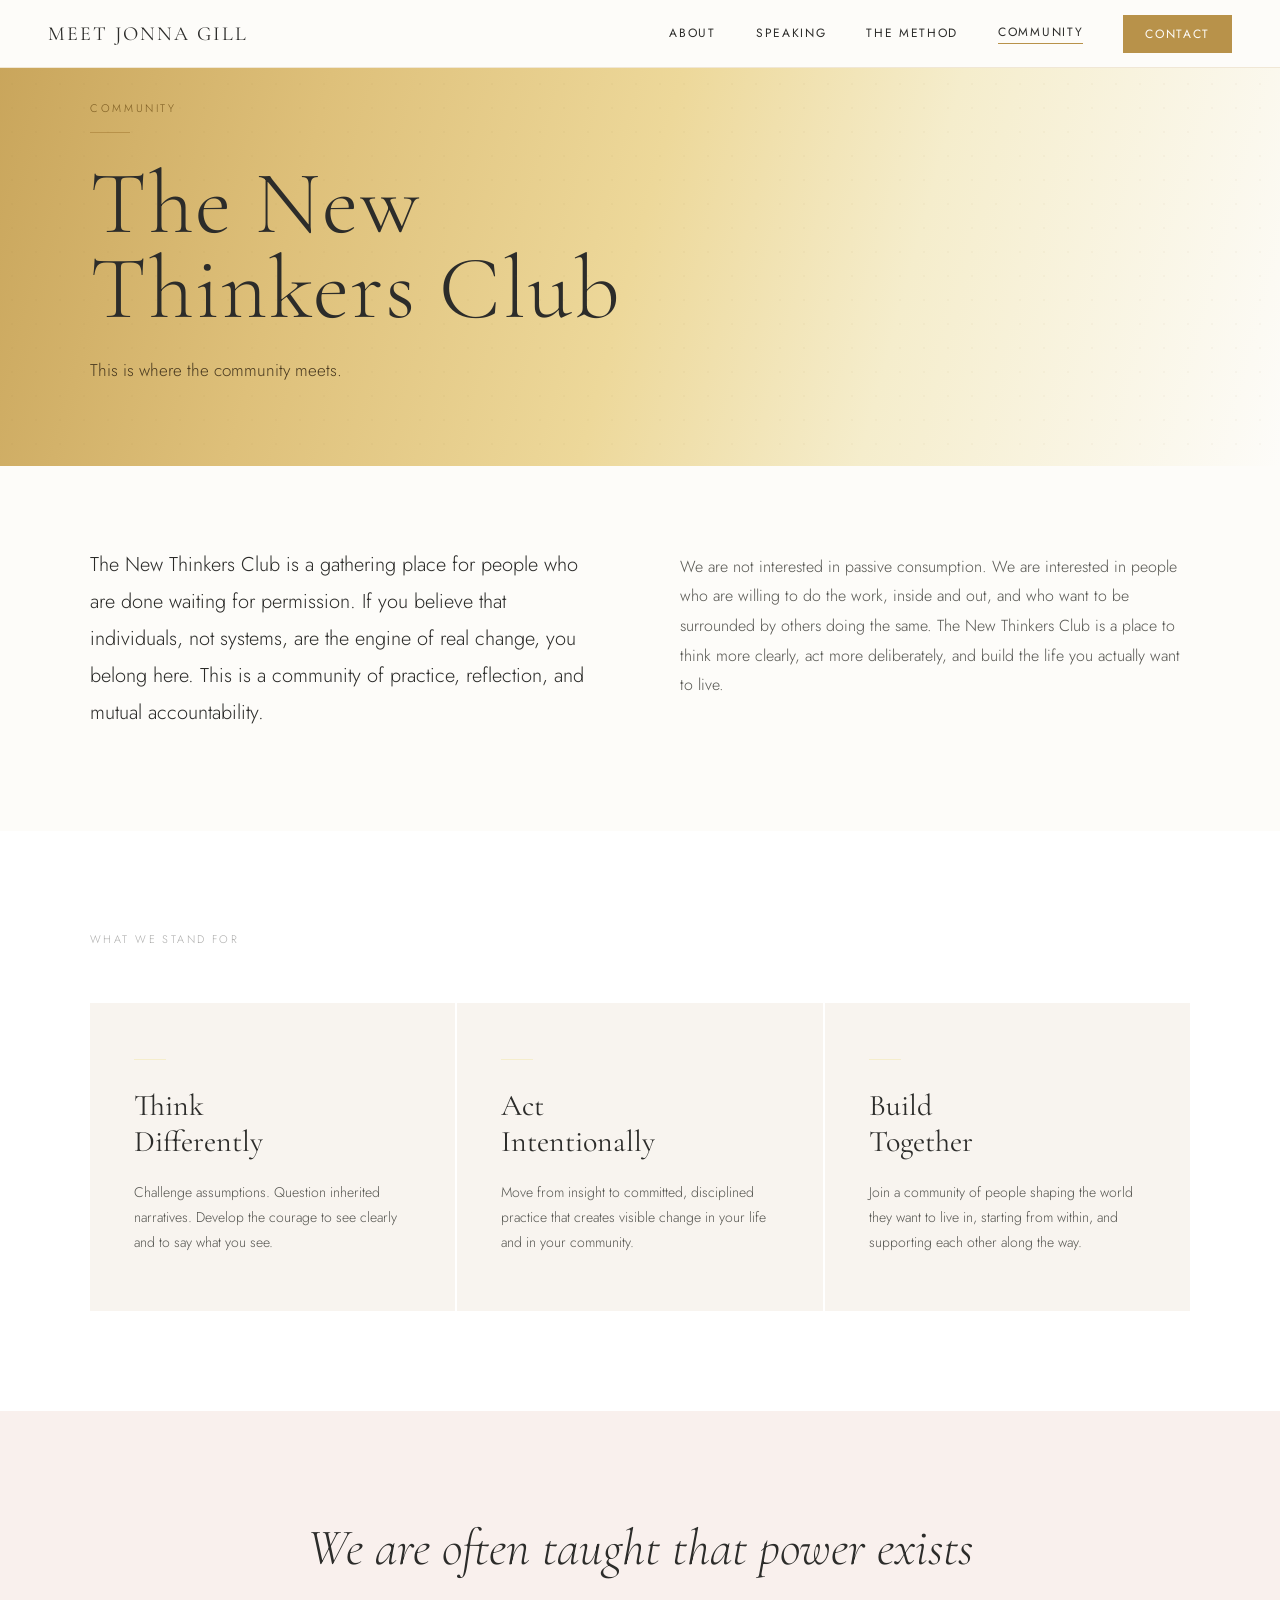
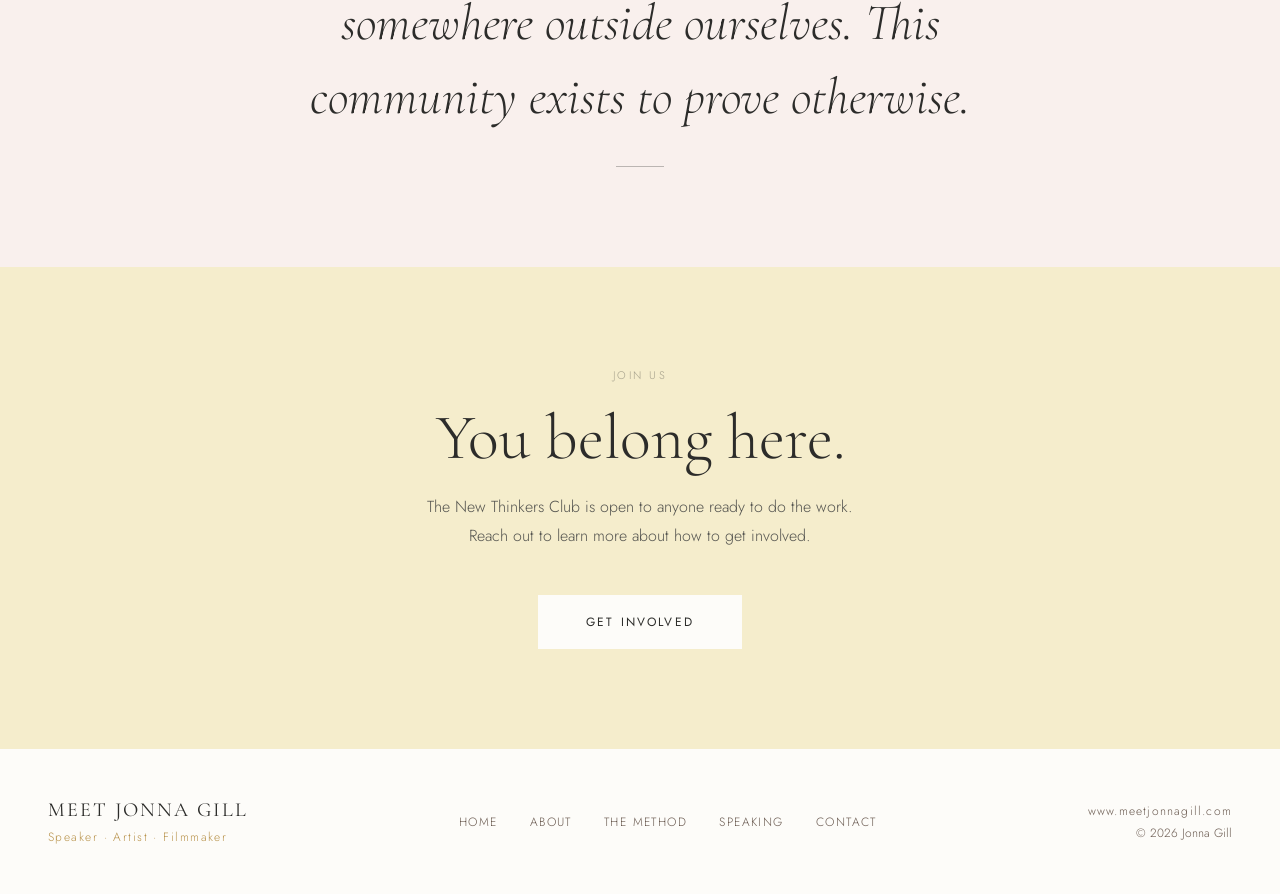
<file: community.html>
<!DOCTYPE html>
<html lang="en">
<head>
<meta charset="utf-8">
<title>The New Thinkers Club — Jonna Gill</title>
  <meta name="viewport" content="width=device-width, initial-scale=1" />
    <link rel="preconnect" href="https://fonts.googleapis.com" />
  <link rel="preconnect" href="https://fonts.gstatic.com" crossorigin="anonymous" />
  <link href="https://fonts.googleapis.com/css2?family=Cormorant+Garamond:ital,wght@0,300;0,400;0,500;1,300;1,400&family=Jost:wght@300;400;500&display=swap" rel="stylesheet" />
  <style>
    *, *::before, *::after { box-sizing: border-box; margin: 0; padding: 0; }
    body { background: #FDFCF9; color: #2C2C2A; font-family: 'Jost', sans-serif; font-weight: 300; -webkit-font-smoothing: antialiased; }
    a { color: #2C2C2A; text-decoration: none; }
    a:hover { color: #6B5E4A; }
  </style>
<style>
/* ── Responsive overrides ── */

/* Nav mobile */
@media (max-width: 900px) {
  .nav-links { display: none !important; }
  .nav-links.open {
    display: flex !important;
    flex-direction: column;
    position: fixed;
    top: 68px; left: 0; right: 0;
    background: #FAFAF8;
    padding: 32px 32px;
    gap: 24px;
    border-bottom: 1px solid rgba(17,17,16,0.1);
    z-index: 99;
    box-shadow: 0 8px 32px rgba(17,17,16,0.08);
  }
  .nav-links.open a {
    font-size: 15px !important;
    letter-spacing: 0.12em;
    border: none !important;
    padding: 0 !important;
  }
  .nav-hamburger { display: flex !important; }
  nav { padding: 0 24px !important; }
}
@media (min-width: 901px) {
  .nav-hamburger { display: none !important; }
}

/* Hero split grid */
@media (max-width: 900px) {
  .hero-grid {
    grid-template-columns: 1fr !important;
    min-height: auto !important;
  }
  .hero-photo {
    height: 55vw !important;
    min-height: 280px;
    max-height: 480px;
    position: relative !important;
  }
  .hero-text {
    padding: 48px 28px 56px !important;
  }
}

/* 2-col grids */
@media (max-width: 860px) {
  .grid-2col {
    grid-template-columns: 1fr !important;
    gap: 40px !important;
  }
  .grid-2col .sticky-photo {
    position: relative !important;
    top: auto !important;
    aspect-ratio: 4/3 !important;
  }
}

/* 3-col grids */
@media (max-width: 860px) {
  .grid-3col {
    grid-template-columns: 1fr !important;
    gap: 2px !important;
  }
}

/* Section padding */
@media (max-width: 768px) {
  .site-section {
    padding-left: 24px !important;
    padding-right: 24px !important;
    padding-top: 64px !important;
    padding-bottom: 64px !important;
  }
  .site-section-inner {
    max-width: 100% !important;
    padding: 0 !important;
  }
}

/* Page header */
@media (max-width: 768px) {
  .page-header {
    padding: 108px 24px 48px !important;
  }
}

/* Footer */
@media (max-width: 768px) {
  .site-footer {
    flex-direction: column !important;
    gap: 28px !important;
    text-align: center !important;
    padding: 48px 24px !important;
  }
  .site-footer > div:last-child {
    text-align: center !important;
  }
  .footer-links {
    flex-wrap: wrap !important;
    justify-content: center !important;
    gap: 16px 24px !important;
  }
}

/* Quote sections */
@media (max-width: 768px) {
  .site-quote { padding: 56px 24px !important; }
}

/* Method pillars grid */
@media (max-width: 768px) {
  .pillars-row {
    grid-template-columns: 48px 1fr !important;
    gap: 16px !important;
  }
  .pillars-row .pillar-desc { display: none; }
}

/* Contact form */
@media (max-width: 768px) {
  .contact-grid {
    grid-template-columns: 1fr !important;
    gap: 40px !important;
  }
}

/* Speaking topics grid */
@media (max-width: 768px) {
  .topics-grid {
    grid-template-columns: 1fr !important;
  }
  .topics-grid > div {
    border-right: none !important;
    padding-left: 0 !important;
    padding-right: 0 !important;
  }
}

/* General font size safety */
@media (max-width: 480px) {
  body { font-size: 15px; }
}

*,*::before,*::after{box-sizing:border-box}body{margin:0}a{color:#2C2C2A;text-decoration:none}a:hover{color:#B8924A}
</style>
</head>
<body>
<nav style="position:fixed;top:0;left:0;right:0;z-index:100;background:#FDFCF9;border-bottom:1px solid rgba(184,146,74,0.2);display:flex;align-items:center;justify-content:space-between;padding:0 48px;height:68px;font-family:'Jost',sans-serif;" id="site-nav">
  <a href="index.html" style="font-family:'Cormorant Garamond',serif;font-size:20px;font-weight:400;letter-spacing:0.1em;text-transform:uppercase;color:#2C2C2A;text-decoration:none;">Meet Jonna Gill</a>
  <div class="nav-links" style="display:flex;gap:40px;align-items:center;">
    <a href="about.html" style="font-size:12px;letter-spacing:0.14em;text-transform:uppercase;font-weight:400;border-bottom:none;padding-bottom:2px;color:#2C2C2A;text-decoration:none;">About</a>
    <a href="speaking.html" style="font-size:12px;letter-spacing:0.14em;text-transform:uppercase;font-weight:400;border-bottom:none;padding-bottom:2px;color:#2C2C2A;text-decoration:none;">Speaking</a>
    <a href="method.html" style="font-size:12px;letter-spacing:0.14em;text-transform:uppercase;font-weight:400;border-bottom:none;padding-bottom:2px;color:#2C2C2A;text-decoration:none;">The Method</a>
    <a href="community.html" style="font-size:12px;letter-spacing:0.14em;text-transform:uppercase;font-weight:400;border-bottom:1px solid #B8924A;padding-bottom:2px;color:#2C2C2A;text-decoration:none;">Community</a>
    <a href="contact.html" style="font-size:12px;letter-spacing:0.14em;text-transform:uppercase;font-weight:400;background:#B8924A;color:#FDFCF9;padding:10px 22px;text-decoration:none;">Contact</a>
  </div>
  <button class="nav-hamburger" id="nav-hamburger" style="display:none;flex-direction:column;gap:5px;background:none;border:none;cursor:pointer;padding:8px;" aria-label="Menu">
    <span id="hb1" style="display:block;width:24px;height:1.5px;background:#2C2C2A;transition:transform .3s,opacity .3s;"></span>
    <span id="hb2" style="display:block;width:24px;height:1.5px;background:#2C2C2A;transition:transform .3s,opacity .3s;"></span>
    <span id="hb3" style="display:block;width:24px;height:1.5px;background:#2C2C2A;transition:transform .3s,opacity .3s;"></span>
  </button>
</nav>
<!-- PAGE HEADER -->
<section class="page-header" style="background: linear-gradient(105deg, #C8A45A 0%, #DEC07A 25%, #EDD89A 50%, #F5EDCC 70%, #FDFCF9 100%); padding: 100px 72px 80px; min-height: 380px; display: flex; align-items: center; position: relative; overflow: hidden;">
  <div style="position: absolute; inset: 0; opacity: 0.04; background-image: radial-gradient(#8A6A30 1px, transparent 1px); background-size: 24px 24px; pointer-events: none;"></div>
  <div style="max-width: 1100px; margin: 0 auto; width: 100%;">
    <p style="font-size: 11px; letter-spacing: 0.24em; text-transform: uppercase; color: #7A5A20; margin-bottom: 16px; font-family: 'Jost', sans-serif;">Community</p>
    <div style="width: 40px; height: 1px; background: #B8924A; margin-bottom: 28px;"></div>
    <h1 style="font-family: 'Cormorant Garamond', serif; font-size: clamp(48px, 7vw, 96px); font-weight: 300; line-height: 0.95; letter-spacing: 0.02em; color: #2C2C2A; margin-bottom: 24px;">The New<br />Thinkers Club</h1>
    <p style="font-size: 17px; line-height: 1.8; color: #4A3A20; font-weight: 300; max-width: 560px;">This is where the community meets.</p>
  </div>
</section>

<!-- INTRO -->
<section style="background: #FDFCF9; padding: 80px 48px 100px;">
  <div class="grid-2col" style="max-width: 1100px; margin: 0 auto; display: grid; grid-template-columns: 1fr 1fr; gap: 80px;">
    <p style="font-size: 20px; line-height: 1.85; color: #2A2A28; font-weight: 300;">
      The New Thinkers Club is a gathering place for people who are done waiting for permission. If you believe that individuals, not systems, are the engine of real change, you belong here. This is a community of practice, reflection, and mutual accountability.
    </p>
    <p style="font-size: 16px; line-height: 1.85; color: #555550; font-weight: 300; padding-top: 6px;">
      We are not interested in passive consumption. We are interested in people who are willing to do the work, inside and out, and who want to be surrounded by others doing the same. The New Thinkers Club is a place to think more clearly, act more deliberately, and build the life you actually want to live.
    </p>
  </div>
</section>

<!-- THREE PILLARS -->
<section style="background: #FFFFFF; padding: 100px 48px;">
  <div style="max-width: 1100px; margin: 0 auto;">
    <p style="font-size: 11px; letter-spacing: 0.22em; text-transform: uppercase; color: rgba(44,44,42,0.4); margin-bottom: 56px;">What We Stand For</p>
    <div class="fx-stagger grid-3col" style="display: grid; grid-template-columns: repeat(3, 1fr); gap: 2px;">
      <div style="background: #F8F4EF; padding: 56px 44px;">
        <div style="width: 32px; height: 1px; background: #F5EDCC; margin-bottom: 28px;"></div>
        <p style="font-family: 'Cormorant Garamond', serif; font-size: 30px; font-weight: 400; line-height: 1.2; margin-bottom: 20px;">Think<br />Differently</p>
        <p style="font-size: 14px; line-height: 1.8; color: #555550; font-weight: 300;">Challenge assumptions. Question inherited narratives. Develop the courage to see clearly and to say what you see.</p>
      </div>
      <div style="background: #F8F4EF; padding: 56px 44px;">
        <div style="width: 32px; height: 1px; background: #F5EDCC; margin-bottom: 28px;"></div>
        <p style="font-family: 'Cormorant Garamond', serif; font-size: 30px; font-weight: 400; line-height: 1.2; margin-bottom: 20px;">Act<br />Intentionally</p>
        <p style="font-size: 14px; line-height: 1.8; color: #555550; font-weight: 300;">Move from insight to committed, disciplined practice that creates visible change in your life and in your community.</p>
      </div>
      <div style="background: #F8F4EF; padding: 56px 44px;">
        <div style="width: 32px; height: 1px; background: #F5EDCC; margin-bottom: 28px;"></div>
        <p style="font-family: 'Cormorant Garamond', serif; font-size: 30px; font-weight: 400; line-height: 1.2; margin-bottom: 20px;">Build<br />Together</p>
        <p style="font-size: 14px; line-height: 1.8; color: #555550; font-weight: 300;">Join a community of people shaping the world they want to live in, starting from within, and supporting each other along the way.</p>
      </div>
    </div>
  </div>
</section>

<!-- MANIFESTO QUOTE -->
<section style="background: #F9F0ED; padding: 100px 48px; text-align: center;">
  <div style="max-width: 800px; margin: 0 auto;">
    <p style="font-family: 'Cormorant Garamond', serif; font-size: clamp(28px, 4vw, 52px); font-weight: 300; font-style: italic; line-height: 1.45; color: #2C2C2A; margin-bottom: 32px;">
      We are often taught that power exists somewhere outside ourselves. This community exists to prove otherwise.
    </p>
    <div style="width: 48px; height: 1px; background: rgba(44,44,42,0.3); margin: 0 auto;"></div>
  </div>
</section>

<!-- JOIN CTA -->
<section style="background: #F5EDCC; padding: 100px 48px; text-align: center;">
  <p style="font-size: 11px; letter-spacing: 0.22em; text-transform: uppercase; color: rgba(44,44,42,0.4); margin-bottom: 20px; font-family: 'Jost', sans-serif;">Join Us</p>
  <h2 style="font-family: 'Cormorant Garamond', serif; font-size: clamp(40px, 5vw, 72px); font-weight: 300; color: #2C2C2A; margin-bottom: 20px; line-height: 1.1;">You belong here.</h2>
  <p style="font-size: 16px; line-height: 1.8; color: #555550; margin-bottom: 44px; font-family: 'Jost', sans-serif; font-weight: 300; max-width: 460px; margin-left: auto; margin-right: auto;">The New Thinkers Club is open to anyone ready to do the work. Reach out to learn more about how to get involved.</p>
  <a href="contact.html" class="fx-btn-inv" style="display: inline-block; background: #FDFCF9; color: #2C2C2A; font-size: 12px; letter-spacing: 0.18em; text-transform: uppercase; padding: 18px 48px; font-weight: 400; font-family: 'Jost', sans-serif;">Get Involved</a>
</section>

<!-- FOOTER -->
<footer class="site-footer" style="background: #FDFCF9; color: #6A5A50; padding: 48px; display: flex; align-items: center; justify-content: space-between; border-top: 1px solid rgba(250,250,248,0.08); font-family: 'Jost', sans-serif;">
  <div>
    <p style="font-family: 'Cormorant Garamond', serif; font-size: 20px; font-weight: 400; letter-spacing: 0.1em; text-transform: uppercase; color: #2C2C2A; margin-bottom: 6px;">Meet Jonna Gill</p>
    <p style="font-size: 12px; letter-spacing: 0.12em; color: #B8924A;">Speaker · Artist · Filmmaker</p>
  </div>
  <div class="footer-links" style="display: flex; gap: 32px;">
    <a href="index.html" style="font-size: 12px; letter-spacing: 0.12em; text-transform: uppercase; color: #6A5A50;">Home</a>
    <a href="about.html" style="font-size: 12px; letter-spacing: 0.12em; text-transform: uppercase; color: #6A5A50;">About</a>
    <a href="method.html" style="font-size: 12px; letter-spacing: 0.12em; text-transform: uppercase; color: #6A5A50;">The Method</a>
    <a href="speaking.html" style="font-size: 12px; letter-spacing: 0.12em; text-transform: uppercase; color: #6A5A50;">Speaking</a>
    <a href="contact.html" style="font-size: 12px; letter-spacing: 0.12em; text-transform: uppercase; color: #6A5A50;">Contact</a>
  </div>
  <div style="text-align: right; font-size: 12px;">
    <p style="letter-spacing: 0.1em;">www.meetjonnagill.com</p>
    <p style="margin-top: 4px;" style="color:#9A8070">© 2026 Jonna Gill</p>
  </div>
</footer>
<script>
(function(){
  var btn=document.getElementById('nav-hamburger'),links=document.querySelector('.nav-links'),h1=document.getElementById('hb1'),h2=document.getElementById('hb2'),h3=document.getElementById('hb3');
  if(btn&&links){var o=false;btn.addEventListener('click',function(){o=!o;links.classList.toggle('open',o);if(o){h1.style.transform='translateY(6.5px) rotate(45deg)';h2.style.opacity='0';h3.style.transform='translateY(-6.5px) rotate(-45deg)';}else{h1.style.transform='';h2.style.opacity='1';h3.style.transform='';}});links.querySelectorAll('a').forEach(function(a){a.addEventListener('click',function(){o=false;links.classList.remove('open');h1.style.transform='';h2.style.opacity='1';h3.style.transform='';});});}
  var els=document.querySelectorAll('.fx-reveal');
  els.forEach(function(el){el.style.opacity='0';var d=el.dataset.dir||'up';if(d==='up')el.style.transform='translateY(36px)';if(d==='left')el.style.transform='translateX(-36px)';if(d==='right')el.style.transform='translateX(36px)';el.style.transition='opacity .9s cubic-bezier(.22,.68,0,1.1),transform .9s cubic-bezier(.22,.68,0,1.1)';el.style.transitionDelay=(el.dataset.delay||'0')+'ms';});
  var io=new IntersectionObserver(function(entries){entries.forEach(function(e){if(e.isIntersecting){e.target.style.opacity='1';e.target.style.transform='translate(0,0)';io.unobserve(e.target);}});},{threshold:0.1});
  els.forEach(function(el){io.observe(el);});
  document.querySelectorAll('.fx-stagger').forEach(function(p){Array.prototype.slice.call(p.children).forEach(function(c,i){c.style.opacity='0';c.style.transform='translateY(28px)';c.style.transition='opacity .75s cubic-bezier(.22,.68,0,1.1),transform .75s cubic-bezier(.22,.68,0,1.1)';c.style.transitionDelay=(i*120)+'ms';io.observe(c);});});
  var pImgs=document.querySelectorAll('.fx-parallax');
  pImgs.forEach(function(img){img.style.height='115%';img.style.width='100%';img.style.top='-7%';img.style.left='0';img.style.position='absolute';img.style.objectFit='cover';img.style.willChange='transform';});
  var ticking=false;
  function updateP(){pImgs.forEach(function(img){var c=img.parentElement;if(!c)return;var r=c.getBoundingClientRect();var prog=(window.innerHeight/2-(r.top+r.height/2))/window.innerHeight;img.style.transform='translateY('+(prog*0.25*260)+'px)';});ticking=false;}
  if(pImgs.length){window.addEventListener('scroll',function(){if(!ticking){requestAnimationFrame(updateP);ticking=true;}},{passive:true});updateP();}
  var nav=document.getElementById('site-nav');
  if(nav)window.addEventListener('scroll',function(){nav.style.boxShadow=window.scrollY>20?'0 2px 24px rgba(44,44,42,.07)':'none';},{passive:true});
  if(!document.getElementById('_fx')){var st=document.createElement('style');st.id='_fx';st.textContent='.fx-card{transition:transform .35s,box-shadow .35s}.fx-card:hover{transform:translateY(-7px);box-shadow:0 16px 48px rgba(44,44,42,.1)}.gold-btn{background:#B8924A;color:#FDFCF9;font-size:12px;letter-spacing:.18em;text-transform:uppercase;padding:16px 40px;font-weight:400;display:inline-block;transition:background .3s;text-decoration:none}.gold-btn:hover{background:#9A7A3A;color:#FDFCF9}.outline-btn{border:1px solid #B8924A;color:#B8924A;font-size:12px;letter-spacing:.18em;text-transform:uppercase;padding:16px 40px;font-weight:400;display:inline-block;transition:all .3s;text-decoration:none}.outline-btn:hover{background:#B8924A;color:#FDFCF9}.gold-line{height:1px;background:#B8924A;opacity:.5}.section-label{font-size:11px;letter-spacing:.24em;text-transform:uppercase;color:#B8924A;margin-bottom:16px}';document.head.appendChild(st);}
})();
</script>
</body>
</html>
</file>
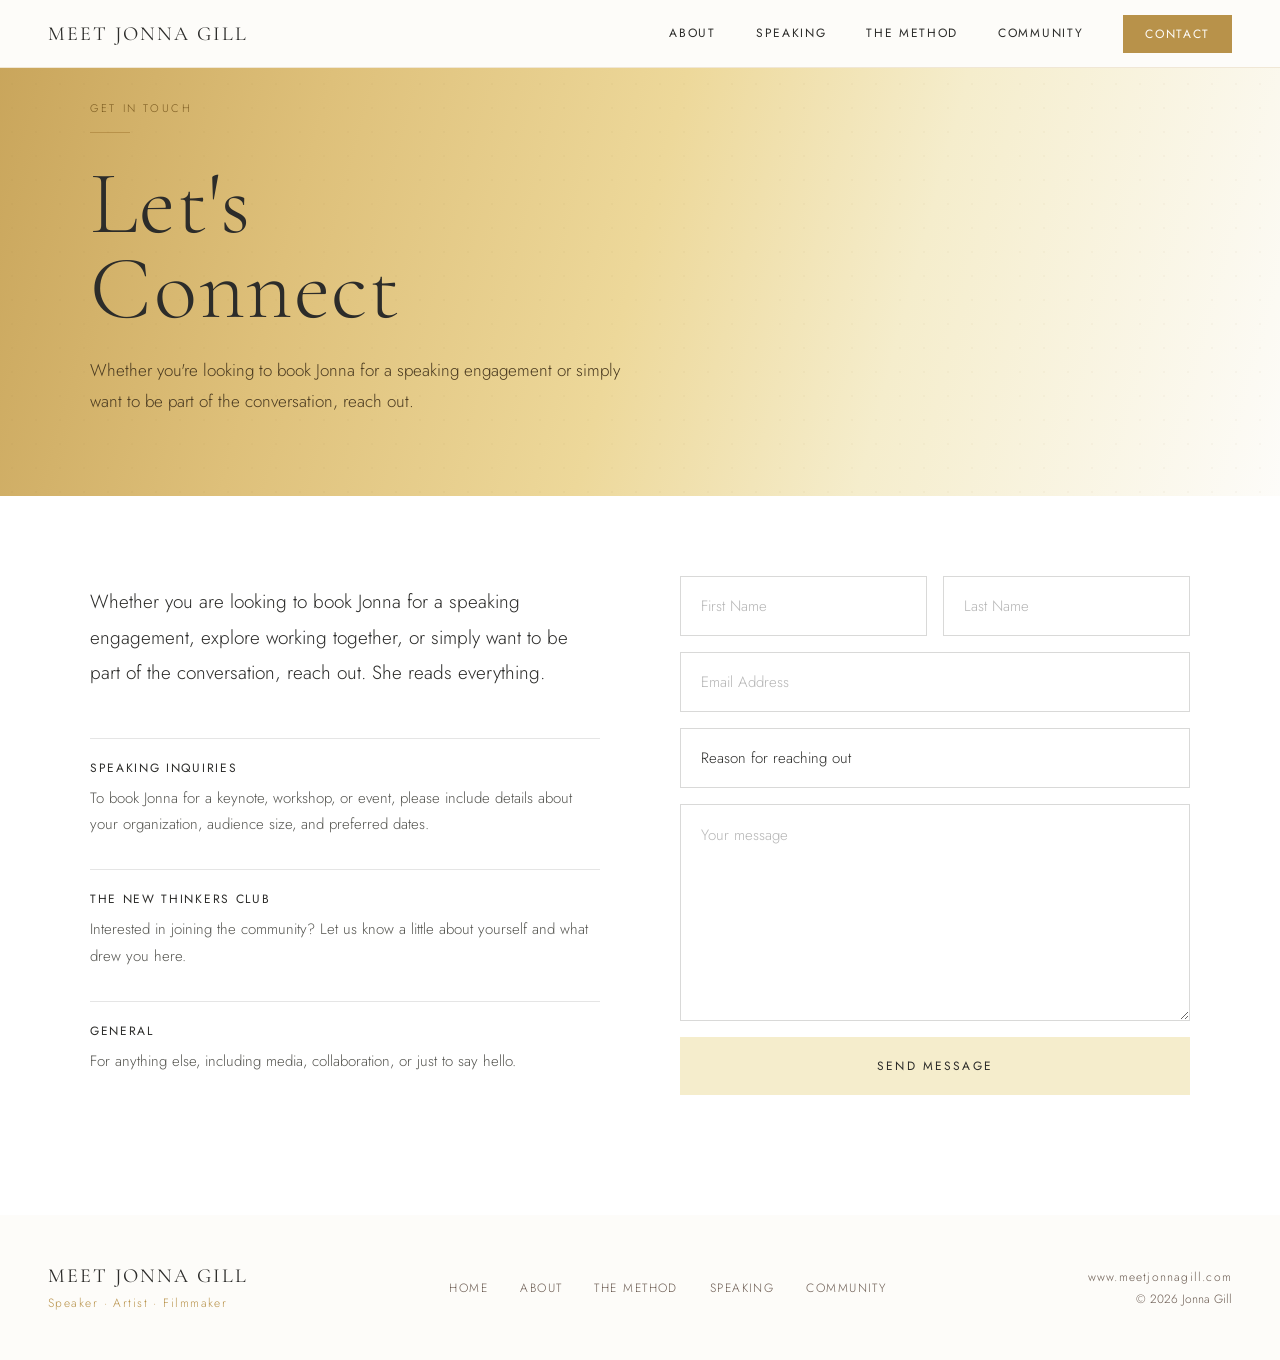
<file: contact.html>
<!DOCTYPE html>
<html lang="en">
<head>
<meta charset="utf-8">
<title>Contact — Jonna Gill</title>
  <meta name="viewport" content="width=device-width, initial-scale=1" />
    <link rel="preconnect" href="https://fonts.googleapis.com" />
  <link rel="preconnect" href="https://fonts.gstatic.com" crossorigin="anonymous" />
  <link href="https://fonts.googleapis.com/css2?family=Cormorant+Garamond:ital,wght@0,300;0,400;0,500;1,300;1,400&family=Jost:wght@300;400;500&display=swap" rel="stylesheet" />
  <style>
    *, *::before, *::after { box-sizing: border-box; margin: 0; padding: 0; }
    body { background: #FDFCF9; color: #2C2C2A; font-family: 'Jost', sans-serif; font-weight: 300; -webkit-font-smoothing: antialiased; }
    a { color: #2C2C2A; text-decoration: none; }
    a:hover { color: #6B5E4A; }
    input, textarea, select { font-family: 'Jost', sans-serif; }
    input:focus, textarea:focus { outline: 1px solid #2C2C2A; }
    input::placeholder, textarea::placeholder { color: rgba(44,44,42,0.35); }
  </style>
<style>
/* ── Responsive overrides ── */

/* Nav mobile */
@media (max-width: 900px) {
  .nav-links { display: none !important; }
  .nav-links.open {
    display: flex !important;
    flex-direction: column;
    position: fixed;
    top: 68px; left: 0; right: 0;
    background: #FAFAF8;
    padding: 32px 32px;
    gap: 24px;
    border-bottom: 1px solid rgba(17,17,16,0.1);
    z-index: 99;
    box-shadow: 0 8px 32px rgba(17,17,16,0.08);
  }
  .nav-links.open a {
    font-size: 15px !important;
    letter-spacing: 0.12em;
    border: none !important;
    padding: 0 !important;
  }
  .nav-hamburger { display: flex !important; }
  nav { padding: 0 24px !important; }
}
@media (min-width: 901px) {
  .nav-hamburger { display: none !important; }
}

/* Hero split grid */
@media (max-width: 900px) {
  .hero-grid {
    grid-template-columns: 1fr !important;
    min-height: auto !important;
  }
  .hero-photo {
    height: 55vw !important;
    min-height: 280px;
    max-height: 480px;
    position: relative !important;
  }
  .hero-text {
    padding: 48px 28px 56px !important;
  }
}

/* 2-col grids */
@media (max-width: 860px) {
  .grid-2col {
    grid-template-columns: 1fr !important;
    gap: 40px !important;
  }
  .grid-2col .sticky-photo {
    position: relative !important;
    top: auto !important;
    aspect-ratio: 4/3 !important;
  }
}

/* 3-col grids */
@media (max-width: 860px) {
  .grid-3col {
    grid-template-columns: 1fr !important;
    gap: 2px !important;
  }
}

/* Section padding */
@media (max-width: 768px) {
  .site-section {
    padding-left: 24px !important;
    padding-right: 24px !important;
    padding-top: 64px !important;
    padding-bottom: 64px !important;
  }
  .site-section-inner {
    max-width: 100% !important;
    padding: 0 !important;
  }
}

/* Page header */
@media (max-width: 768px) {
  .page-header {
    padding: 108px 24px 48px !important;
  }
}

/* Footer */
@media (max-width: 768px) {
  .site-footer {
    flex-direction: column !important;
    gap: 28px !important;
    text-align: center !important;
    padding: 48px 24px !important;
  }
  .site-footer > div:last-child {
    text-align: center !important;
  }
  .footer-links {
    flex-wrap: wrap !important;
    justify-content: center !important;
    gap: 16px 24px !important;
  }
}

/* Quote sections */
@media (max-width: 768px) {
  .site-quote { padding: 56px 24px !important; }
}

/* Method pillars grid */
@media (max-width: 768px) {
  .pillars-row {
    grid-template-columns: 48px 1fr !important;
    gap: 16px !important;
  }
  .pillars-row .pillar-desc { display: none; }
}

/* Contact form */
@media (max-width: 768px) {
  .contact-grid {
    grid-template-columns: 1fr !important;
    gap: 40px !important;
  }
}

/* Speaking topics grid */
@media (max-width: 768px) {
  .topics-grid {
    grid-template-columns: 1fr !important;
  }
  .topics-grid > div {
    border-right: none !important;
    padding-left: 0 !important;
    padding-right: 0 !important;
  }
}

/* General font size safety */
@media (max-width: 480px) {
  body { font-size: 15px; }
}

*,*::before,*::after{box-sizing:border-box}body{margin:0}a{color:#2C2C2A;text-decoration:none}a:hover{color:#B8924A}
</style>
</head>
<body>
<nav style="position:fixed;top:0;left:0;right:0;z-index:100;background:#FDFCF9;border-bottom:1px solid rgba(184,146,74,0.2);display:flex;align-items:center;justify-content:space-between;padding:0 48px;height:68px;font-family:'Jost',sans-serif;" id="site-nav">
  <a href="index.html" style="font-family:'Cormorant Garamond',serif;font-size:20px;font-weight:400;letter-spacing:0.1em;text-transform:uppercase;color:#2C2C2A;text-decoration:none;">Meet Jonna Gill</a>
  <div class="nav-links" style="display:flex;gap:40px;align-items:center;">
    <a href="about.html" style="font-size:12px;letter-spacing:0.14em;text-transform:uppercase;font-weight:400;border-bottom:none;padding-bottom:2px;color:#2C2C2A;text-decoration:none;">About</a>
    <a href="speaking.html" style="font-size:12px;letter-spacing:0.14em;text-transform:uppercase;font-weight:400;border-bottom:none;padding-bottom:2px;color:#2C2C2A;text-decoration:none;">Speaking</a>
    <a href="method.html" style="font-size:12px;letter-spacing:0.14em;text-transform:uppercase;font-weight:400;border-bottom:none;padding-bottom:2px;color:#2C2C2A;text-decoration:none;">The Method</a>
    <a href="community.html" style="font-size:12px;letter-spacing:0.14em;text-transform:uppercase;font-weight:400;border-bottom:none;padding-bottom:2px;color:#2C2C2A;text-decoration:none;">Community</a>
    <a href="contact.html" style="font-size:12px;letter-spacing:0.14em;text-transform:uppercase;font-weight:400;background:#B8924A;color:#FDFCF9;padding:10px 22px;text-decoration:none;">Contact</a>
  </div>
  <button class="nav-hamburger" id="nav-hamburger" style="display:none;flex-direction:column;gap:5px;background:none;border:none;cursor:pointer;padding:8px;" aria-label="Menu">
    <span id="hb1" style="display:block;width:24px;height:1.5px;background:#2C2C2A;transition:transform .3s,opacity .3s;"></span>
    <span id="hb2" style="display:block;width:24px;height:1.5px;background:#2C2C2A;transition:transform .3s,opacity .3s;"></span>
    <span id="hb3" style="display:block;width:24px;height:1.5px;background:#2C2C2A;transition:transform .3s,opacity .3s;"></span>
  </button>
</nav>
<!-- PAGE HEADER -->
<section class="page-header" style="background: linear-gradient(105deg, #C8A45A 0%, #DEC07A 25%, #EDD89A 50%, #F5EDCC 70%, #FDFCF9 100%); padding: 100px 72px 80px; min-height: 380px; display: flex; align-items: center; position: relative; overflow: hidden;">
  <div style="position: absolute; inset: 0; opacity: 0.04; background-image: radial-gradient(#8A6A30 1px, transparent 1px); background-size: 24px 24px; pointer-events: none;"></div>
  <div style="max-width: 1100px; margin: 0 auto; width: 100%;">
    <p style="font-size: 11px; letter-spacing: 0.24em; text-transform: uppercase; color: #7A5A20; margin-bottom: 16px; font-family: 'Jost', sans-serif;">Get in Touch</p>
    <div style="width: 40px; height: 1px; background: #B8924A; margin-bottom: 28px;"></div>
    <h1 style="font-family: 'Cormorant Garamond', serif; font-size: clamp(48px, 7vw, 96px); font-weight: 300; line-height: 0.95; letter-spacing: 0.02em; color: #2C2C2A; margin-bottom: 24px;">Let's<br />Connect</h1>
    <p style="font-size: 17px; line-height: 1.8; color: #4A3A20; font-weight: 300; max-width: 560px;">Whether you're looking to book Jonna for a speaking engagement or simply want to be part of the conversation, reach out.</p>
  </div>
</section>

<!-- CONTACT LAYOUT -->
<section style="background: #FFFFFF; padding: 80px 48px 120px;">
  <div class="contact-grid" style="max-width: 1100px; margin: 0 auto; display: grid; grid-template-columns: 1fr 1fr; gap: 80px; align-items: start;">

    <!-- Left: context -->
    <div style="display: flex; flex-direction: column; gap: 48px; padding-top: 8px;">
      <p style="font-size: 19px; line-height: 1.85; color: #2A2A28; font-weight: 300;">
        Whether you are looking to book Jonna for a speaking engagement, explore working together, or simply want to be part of the conversation, reach out. She reads everything.
      </p>

      <div style="display: flex; flex-direction: column; gap: 32px;">
        <div>
          <div style="height: 1px; background: rgba(44,44,42,0.12); margin-bottom: 20px;"></div>
          <p style="font-size: 12px; letter-spacing: 0.14em; text-transform: uppercase; margin-bottom: 8px; font-weight: 400;">Speaking Inquiries</p>
          <p style="font-size: 15px; line-height: 1.75; color: #555550; font-weight: 300;">To book Jonna for a keynote, workshop, or event, please include details about your organization, audience size, and preferred dates.</p>
        </div>
        <div>
          <div style="height: 1px; background: rgba(44,44,42,0.12); margin-bottom: 20px;"></div>
          <p style="font-size: 12px; letter-spacing: 0.14em; text-transform: uppercase; margin-bottom: 8px; font-weight: 400;">The New Thinkers Club</p>
          <p style="font-size: 15px; line-height: 1.75; color: #555550; font-weight: 300;">Interested in joining the community? Let us know a little about yourself and what drew you here.</p>
        </div>
        <div>
          <div style="height: 1px; background: rgba(44,44,42,0.12); margin-bottom: 20px;"></div>
          <p style="font-size: 12px; letter-spacing: 0.14em; text-transform: uppercase; margin-bottom: 8px; font-weight: 400;">General</p>
          <p style="font-size: 15px; line-height: 1.75; color: #555550; font-weight: 300;">For anything else, including media, collaboration, or just to say hello.</p>
        </div>
      </div>
    </div>

    <!-- Right: form -->
    <div style="display: flex; flex-direction: column; gap: 16px;">
      <div style="display: grid; grid-template-columns: 1fr 1fr; gap: 16px;">
        <input type="text" placeholder="First Name" style="
          padding: 18px 20px;
          border: 1px solid rgba(44,44,42,0.18);
          background: transparent;
          font-size: 15px;
          font-weight: 300;
          color: #2C2C2A;
          width: 100%;
        " />
        <input type="text" placeholder="Last Name" style="
          padding: 18px 20px;
          border: 1px solid rgba(44,44,42,0.18);
          background: transparent;
          font-size: 15px;
          font-weight: 300;
          color: #2C2C2A;
          width: 100%;
        " />
      </div>
      <input type="email" placeholder="Email Address" style="
        padding: 18px 20px;
        border: 1px solid rgba(44,44,42,0.18);
        background: transparent;
        font-size: 15px;
        font-weight: 300;
        color: #2C2C2A;
        width: 100%;
      " />
      <select style="
        padding: 18px 20px;
        border: 1px solid rgba(44,44,42,0.18);
        background: transparent;
        font-size: 15px;
        font-weight: 300;
        color: #2C2C2A;
        width: 100%;
        appearance: none;
        cursor: pointer;
      ">
        <option value="" disabled selected style="color: rgba(44,44,42,0.35);">Reason for reaching out</option>
        <option>Speaking Inquiry</option>
        <option>Workshop or Retreat</option>
        <option>Private Consulting</option>
        <option>The New Thinkers Club</option>
        <option>Media or Press</option>
        <option>General</option>
      </select>
      <textarea placeholder="Your message" rows="7" style="
        padding: 18px 20px;
        border: 1px solid rgba(44,44,42,0.18);
        background: transparent;
        font-size: 15px;
        font-weight: 300;
        color: #2C2C2A;
        width: 100%;
        resize: vertical;
        line-height: 1.7;
      "></textarea>
      <button style="
        width: 100%;
        background: #F5EDCC;
        color: #2C2C2A;
        border: none;
        font-size: 12px;
        letter-spacing: 0.18em;
        text-transform: uppercase;
        padding: 20px;
        cursor: pointer; font-weight: 400; font-family: 'Jost', sans-serif;" class="fx-btn">Send Message</button>
    </div>

  </div>
</section>

<!-- FOOTER -->
<footer class="site-footer" style="background: #FDFCF9; color: #6A5A50; padding: 48px; display: flex; align-items: center; justify-content: space-between; border-top: 1px solid rgba(250,250,248,0.08); font-family: 'Jost', sans-serif;">
  <div>
    <p style="font-family: 'Cormorant Garamond', serif; font-size: 20px; font-weight: 400; letter-spacing: 0.1em; text-transform: uppercase; color: #2C2C2A; margin-bottom: 6px;">Meet Jonna Gill</p>
    <p style="font-size: 12px; letter-spacing: 0.12em; color: #B8924A;">Speaker · Artist · Filmmaker</p>
  </div>
  <div class="footer-links" style="display: flex; gap: 32px;">
    <a href="index.html" style="font-size: 12px; letter-spacing: 0.12em; text-transform: uppercase; color: #6A5A50;">Home</a>
    <a href="about.html" style="font-size: 12px; letter-spacing: 0.12em; text-transform: uppercase; color: #6A5A50;">About</a>
    <a href="method.html" style="font-size: 12px; letter-spacing: 0.12em; text-transform: uppercase; color: #6A5A50;">The Method</a>
    <a href="speaking.html" style="font-size: 12px; letter-spacing: 0.12em; text-transform: uppercase; color: #6A5A50;">Speaking</a>
    <a href="community.html" style="font-size: 12px; letter-spacing: 0.12em; text-transform: uppercase; color: #6A5A50;">Community</a>
  </div>
  <div style="text-align: right; font-size: 12px;">
    <p style="letter-spacing: 0.1em;">www.meetjonnagill.com</p>
    <p style="margin-top: 4px;" style="color:#9A8070">© 2026 Jonna Gill</p>
  </div>
</footer>
<script>
(function(){
  var btn=document.getElementById('nav-hamburger'),links=document.querySelector('.nav-links'),h1=document.getElementById('hb1'),h2=document.getElementById('hb2'),h3=document.getElementById('hb3');
  if(btn&&links){var o=false;btn.addEventListener('click',function(){o=!o;links.classList.toggle('open',o);if(o){h1.style.transform='translateY(6.5px) rotate(45deg)';h2.style.opacity='0';h3.style.transform='translateY(-6.5px) rotate(-45deg)';}else{h1.style.transform='';h2.style.opacity='1';h3.style.transform='';}});links.querySelectorAll('a').forEach(function(a){a.addEventListener('click',function(){o=false;links.classList.remove('open');h1.style.transform='';h2.style.opacity='1';h3.style.transform='';});});}
  var els=document.querySelectorAll('.fx-reveal');
  els.forEach(function(el){el.style.opacity='0';var d=el.dataset.dir||'up';if(d==='up')el.style.transform='translateY(36px)';if(d==='left')el.style.transform='translateX(-36px)';if(d==='right')el.style.transform='translateX(36px)';el.style.transition='opacity .9s cubic-bezier(.22,.68,0,1.1),transform .9s cubic-bezier(.22,.68,0,1.1)';el.style.transitionDelay=(el.dataset.delay||'0')+'ms';});
  var io=new IntersectionObserver(function(entries){entries.forEach(function(e){if(e.isIntersecting){e.target.style.opacity='1';e.target.style.transform='translate(0,0)';io.unobserve(e.target);}});},{threshold:0.1});
  els.forEach(function(el){io.observe(el);});
  document.querySelectorAll('.fx-stagger').forEach(function(p){Array.prototype.slice.call(p.children).forEach(function(c,i){c.style.opacity='0';c.style.transform='translateY(28px)';c.style.transition='opacity .75s cubic-bezier(.22,.68,0,1.1),transform .75s cubic-bezier(.22,.68,0,1.1)';c.style.transitionDelay=(i*120)+'ms';io.observe(c);});});
  var pImgs=document.querySelectorAll('.fx-parallax');
  pImgs.forEach(function(img){img.style.height='115%';img.style.width='100%';img.style.top='-7%';img.style.left='0';img.style.position='absolute';img.style.objectFit='cover';img.style.willChange='transform';});
  var ticking=false;
  function updateP(){pImgs.forEach(function(img){var c=img.parentElement;if(!c)return;var r=c.getBoundingClientRect();var prog=(window.innerHeight/2-(r.top+r.height/2))/window.innerHeight;img.style.transform='translateY('+(prog*0.25*260)+'px)';});ticking=false;}
  if(pImgs.length){window.addEventListener('scroll',function(){if(!ticking){requestAnimationFrame(updateP);ticking=true;}},{passive:true});updateP();}
  var nav=document.getElementById('site-nav');
  if(nav)window.addEventListener('scroll',function(){nav.style.boxShadow=window.scrollY>20?'0 2px 24px rgba(44,44,42,.07)':'none';},{passive:true});
  if(!document.getElementById('_fx')){var st=document.createElement('style');st.id='_fx';st.textContent='.fx-card{transition:transform .35s,box-shadow .35s}.fx-card:hover{transform:translateY(-7px);box-shadow:0 16px 48px rgba(44,44,42,.1)}.gold-btn{background:#B8924A;color:#FDFCF9;font-size:12px;letter-spacing:.18em;text-transform:uppercase;padding:16px 40px;font-weight:400;display:inline-block;transition:background .3s;text-decoration:none}.gold-btn:hover{background:#9A7A3A;color:#FDFCF9}.outline-btn{border:1px solid #B8924A;color:#B8924A;font-size:12px;letter-spacing:.18em;text-transform:uppercase;padding:16px 40px;font-weight:400;display:inline-block;transition:all .3s;text-decoration:none}.outline-btn:hover{background:#B8924A;color:#FDFCF9}.gold-line{height:1px;background:#B8924A;opacity:.5}.section-label{font-size:11px;letter-spacing:.24em;text-transform:uppercase;color:#B8924A;margin-bottom:16px}';document.head.appendChild(st);}
})();
</script>
</body>
</html>
</file>
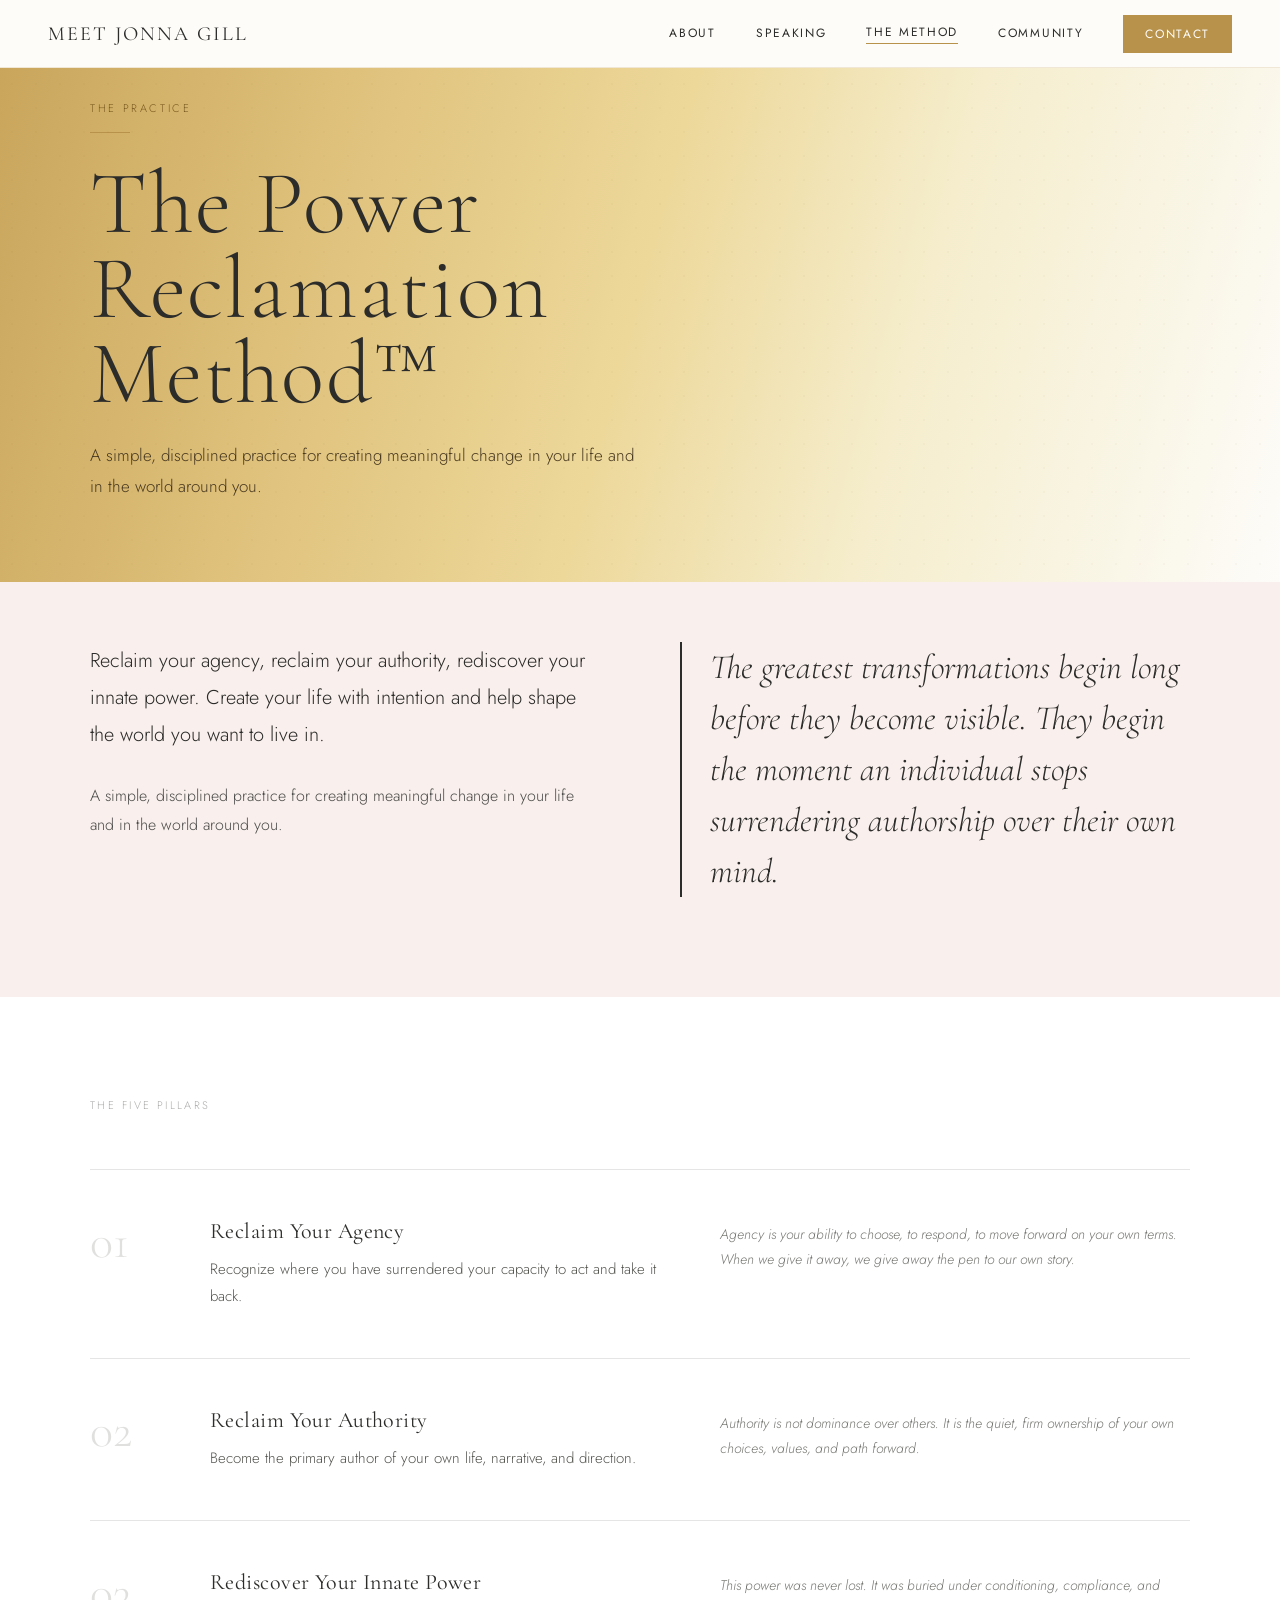
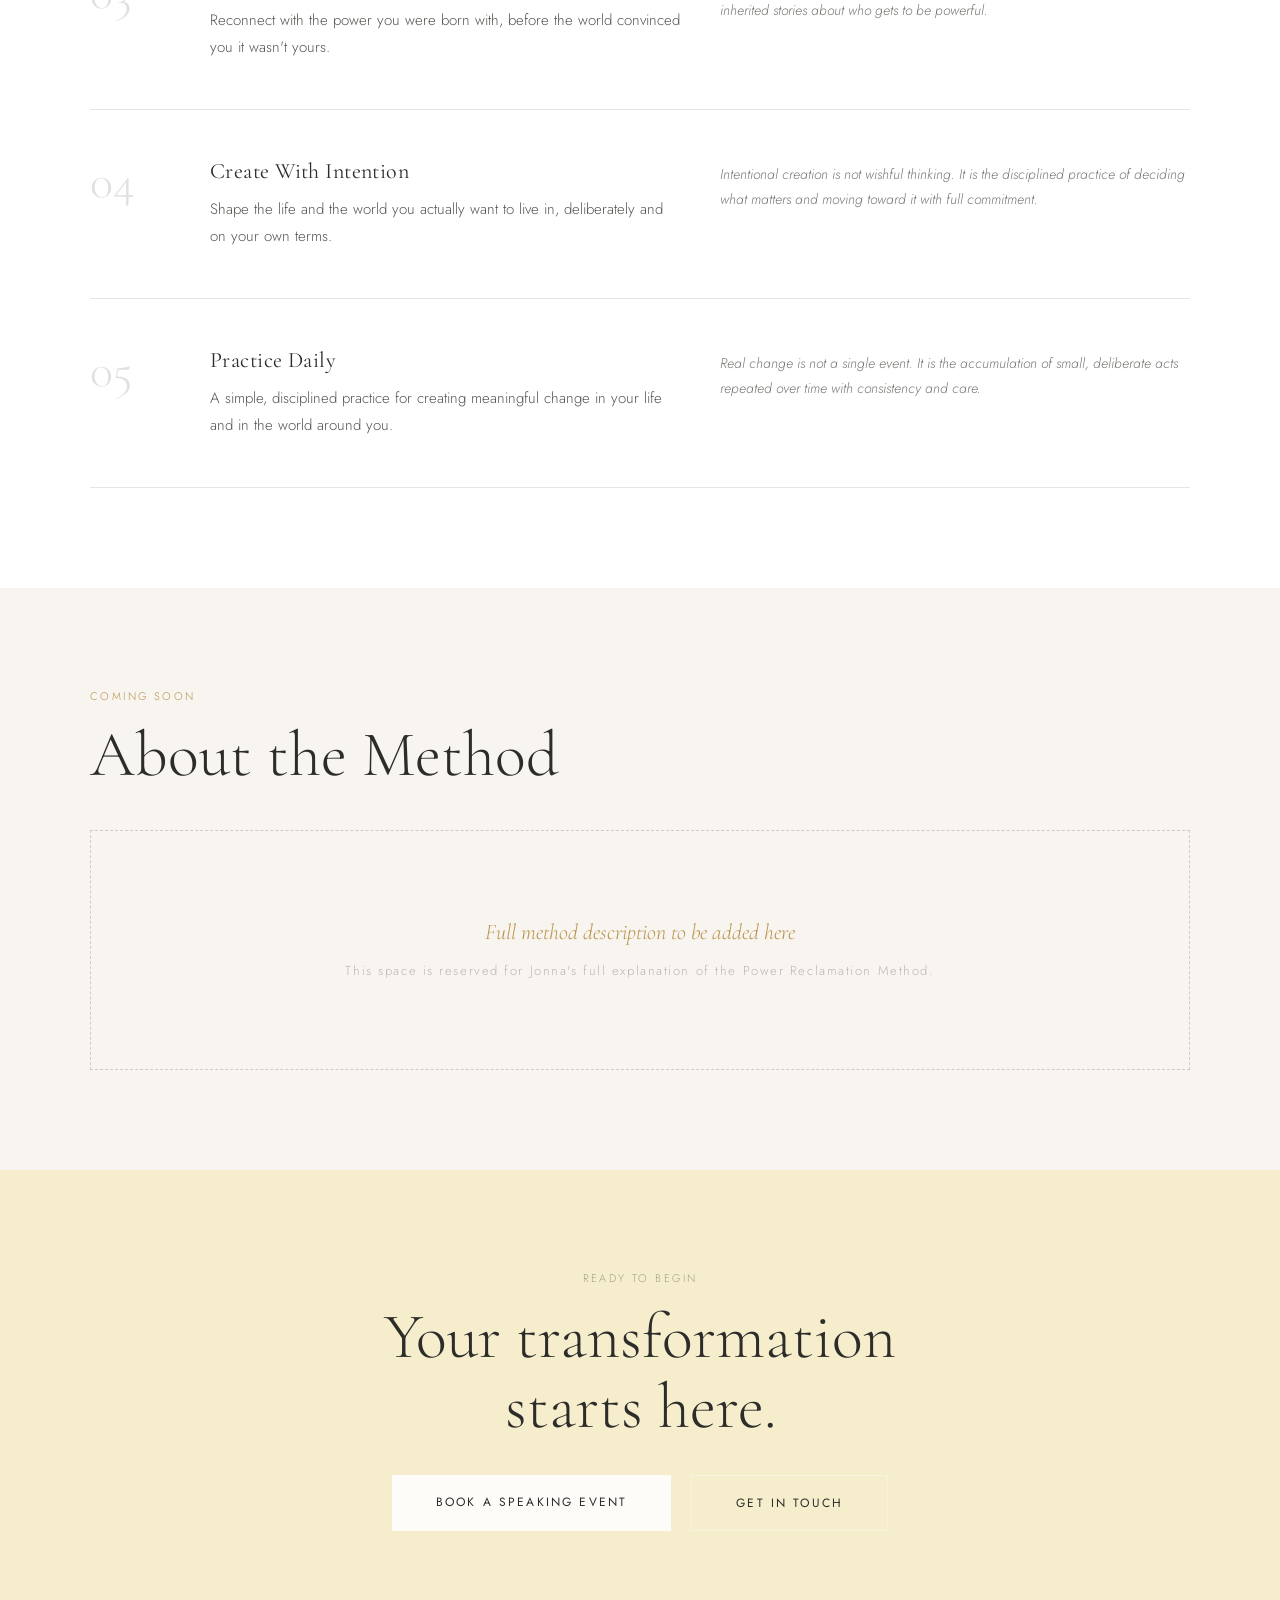
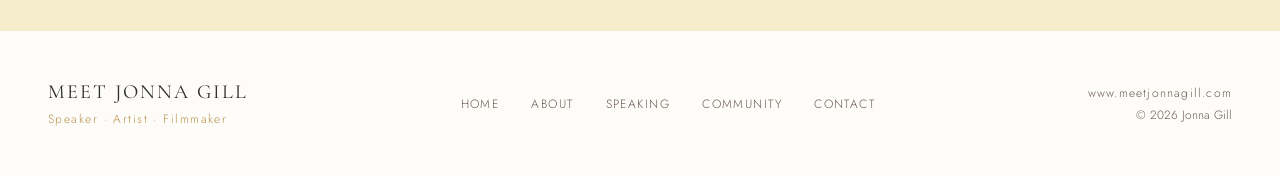
<file: method.html>
<!DOCTYPE html>
<html lang="en">
<head>
<meta charset="utf-8">
<title>The Power Reclamation Method — Jonna Gill</title>
  <meta name="viewport" content="width=device-width, initial-scale=1" />
    <link rel="preconnect" href="https://fonts.googleapis.com" />
  <link rel="preconnect" href="https://fonts.gstatic.com" crossorigin="anonymous" />
  <link href="https://fonts.googleapis.com/css2?family=Cormorant+Garamond:ital,wght@0,300;0,400;0,500;1,300;1,400&family=Jost:wght@300;400;500&display=swap" rel="stylesheet" />
  <style>
    *, *::before, *::after { box-sizing: border-box; margin: 0; padding: 0; }
    body { background: #FDFCF9; color: #2C2C2A; font-family: 'Jost', sans-serif; font-weight: 300; -webkit-font-smoothing: antialiased; }
    a { color: #2C2C2A; text-decoration: none; }
    a:hover { color: #6B5E4A; }
  </style>
<style>
/* ── Responsive overrides ── */

/* Nav mobile */
@media (max-width: 900px) {
  .nav-links { display: none !important; }
  .nav-links.open {
    display: flex !important;
    flex-direction: column;
    position: fixed;
    top: 68px; left: 0; right: 0;
    background: #FAFAF8;
    padding: 32px 32px;
    gap: 24px;
    border-bottom: 1px solid rgba(17,17,16,0.1);
    z-index: 99;
    box-shadow: 0 8px 32px rgba(17,17,16,0.08);
  }
  .nav-links.open a {
    font-size: 15px !important;
    letter-spacing: 0.12em;
    border: none !important;
    padding: 0 !important;
  }
  .nav-hamburger { display: flex !important; }
  nav { padding: 0 24px !important; }
}
@media (min-width: 901px) {
  .nav-hamburger { display: none !important; }
}

/* Hero split grid */
@media (max-width: 900px) {
  .hero-grid {
    grid-template-columns: 1fr !important;
    min-height: auto !important;
  }
  .hero-photo {
    height: 55vw !important;
    min-height: 280px;
    max-height: 480px;
    position: relative !important;
  }
  .hero-text {
    padding: 48px 28px 56px !important;
  }
}

/* 2-col grids */
@media (max-width: 860px) {
  .grid-2col {
    grid-template-columns: 1fr !important;
    gap: 40px !important;
  }
  .grid-2col .sticky-photo {
    position: relative !important;
    top: auto !important;
    aspect-ratio: 4/3 !important;
  }
}

/* 3-col grids */
@media (max-width: 860px) {
  .grid-3col {
    grid-template-columns: 1fr !important;
    gap: 2px !important;
  }
}

/* Section padding */
@media (max-width: 768px) {
  .site-section {
    padding-left: 24px !important;
    padding-right: 24px !important;
    padding-top: 64px !important;
    padding-bottom: 64px !important;
  }
  .site-section-inner {
    max-width: 100% !important;
    padding: 0 !important;
  }
}

/* Page header */
@media (max-width: 768px) {
  .page-header {
    padding: 108px 24px 48px !important;
  }
}

/* Footer */
@media (max-width: 768px) {
  .site-footer {
    flex-direction: column !important;
    gap: 28px !important;
    text-align: center !important;
    padding: 48px 24px !important;
  }
  .site-footer > div:last-child {
    text-align: center !important;
  }
  .footer-links {
    flex-wrap: wrap !important;
    justify-content: center !important;
    gap: 16px 24px !important;
  }
}

/* Quote sections */
@media (max-width: 768px) {
  .site-quote { padding: 56px 24px !important; }
}

/* Method pillars grid */
@media (max-width: 768px) {
  .pillars-row {
    grid-template-columns: 48px 1fr !important;
    gap: 16px !important;
  }
  .pillars-row .pillar-desc { display: none; }
}

/* Contact form */
@media (max-width: 768px) {
  .contact-grid {
    grid-template-columns: 1fr !important;
    gap: 40px !important;
  }
}

/* Speaking topics grid */
@media (max-width: 768px) {
  .topics-grid {
    grid-template-columns: 1fr !important;
  }
  .topics-grid > div {
    border-right: none !important;
    padding-left: 0 !important;
    padding-right: 0 !important;
  }
}

/* General font size safety */
@media (max-width: 480px) {
  body { font-size: 15px; }
}

*,*::before,*::after{box-sizing:border-box}body{margin:0}a{color:#2C2C2A;text-decoration:none}a:hover{color:#B8924A}
</style>
</head>
<body>
<nav style="position:fixed;top:0;left:0;right:0;z-index:100;background:#FDFCF9;border-bottom:1px solid rgba(184,146,74,0.2);display:flex;align-items:center;justify-content:space-between;padding:0 48px;height:68px;font-family:'Jost',sans-serif;" id="site-nav">
  <a href="index.html" style="font-family:'Cormorant Garamond',serif;font-size:20px;font-weight:400;letter-spacing:0.1em;text-transform:uppercase;color:#2C2C2A;text-decoration:none;">Meet Jonna Gill</a>
  <div class="nav-links" style="display:flex;gap:40px;align-items:center;">
    <a href="about.html" style="font-size:12px;letter-spacing:0.14em;text-transform:uppercase;font-weight:400;border-bottom:none;padding-bottom:2px;color:#2C2C2A;text-decoration:none;">About</a>
    <a href="speaking.html" style="font-size:12px;letter-spacing:0.14em;text-transform:uppercase;font-weight:400;border-bottom:none;padding-bottom:2px;color:#2C2C2A;text-decoration:none;">Speaking</a>
    <a href="method.html" style="font-size:12px;letter-spacing:0.14em;text-transform:uppercase;font-weight:400;border-bottom:1px solid #B8924A;padding-bottom:2px;color:#2C2C2A;text-decoration:none;">The Method</a>
    <a href="community.html" style="font-size:12px;letter-spacing:0.14em;text-transform:uppercase;font-weight:400;border-bottom:none;padding-bottom:2px;color:#2C2C2A;text-decoration:none;">Community</a>
    <a href="contact.html" style="font-size:12px;letter-spacing:0.14em;text-transform:uppercase;font-weight:400;background:#B8924A;color:#FDFCF9;padding:10px 22px;text-decoration:none;">Contact</a>
  </div>
  <button class="nav-hamburger" id="nav-hamburger" style="display:none;flex-direction:column;gap:5px;background:none;border:none;cursor:pointer;padding:8px;" aria-label="Menu">
    <span id="hb1" style="display:block;width:24px;height:1.5px;background:#2C2C2A;transition:transform .3s,opacity .3s;"></span>
    <span id="hb2" style="display:block;width:24px;height:1.5px;background:#2C2C2A;transition:transform .3s,opacity .3s;"></span>
    <span id="hb3" style="display:block;width:24px;height:1.5px;background:#2C2C2A;transition:transform .3s,opacity .3s;"></span>
  </button>
</nav>
<!-- PAGE HEADER -->
<section class="page-header" style="background: linear-gradient(105deg, #C8A45A 0%, #DEC07A 25%, #EDD89A 50%, #F5EDCC 70%, #FDFCF9 100%); padding: 100px 72px 80px; min-height: 380px; display: flex; align-items: center; position: relative; overflow: hidden;">
  <div style="position: absolute; inset: 0; opacity: 0.04; background-image: radial-gradient(#8A6A30 1px, transparent 1px); background-size: 24px 24px; pointer-events: none;"></div>
  <div style="max-width: 1100px; margin: 0 auto; width: 100%;">
    <p style="font-size: 11px; letter-spacing: 0.24em; text-transform: uppercase; color: #7A5A20; margin-bottom: 16px; font-family: 'Jost', sans-serif;">The Practice</p>
    <div style="width: 40px; height: 1px; background: #B8924A; margin-bottom: 28px;"></div>
    <h1 style="font-family: 'Cormorant Garamond', serif; font-size: clamp(48px, 7vw, 96px); font-weight: 300; line-height: 0.95; letter-spacing: 0.02em; color: #2C2C2A; margin-bottom: 24px;">The Power<br />Reclamation<br />Method™</h1>
    <p style="font-size: 17px; line-height: 1.8; color: #4A3A20; font-weight: 300; max-width: 560px;">A simple, disciplined practice for creating meaningful change in your life and in the world around you.</p>
  </div>
</section>

<!-- INTRO -->
<section style="background: #F9F0ED; padding: 60px 48px 100px;">
  <div class="grid-2col" style="max-width: 1100px; margin: 0 auto; display: grid; grid-template-columns: 1fr 1fr; gap: 80px; align-items: start;">
    <div>
      <p style="font-size: 20px; line-height: 1.85; color: #2A2A28; font-weight: 300; margin-bottom: 28px;">
        Reclaim your agency, reclaim your authority, rediscover your innate power. Create your life with intention and help shape the world you want to live in.
      </p>
      <p style="font-size: 16px; line-height: 1.85; color: #4A4A48; font-weight: 300;">
        A simple, disciplined practice for creating meaningful change in your life and in the world around you.
      </p>
    </div>
    <div>
      <blockquote style="
        font-family: 'Cormorant Garamond', serif;
        font-size: clamp(22px, 2.8vw, 34px);
        font-style: italic;
        font-weight: 300;
        line-height: 1.5;
        color: #2C2C2A;
        border-left: 2px solid #2C2C2A;
        padding-left: 28px;
      ">The greatest transformations begin long before they become visible. They begin the moment an individual stops surrendering authorship over their own mind.</blockquote>
    </div>
  </div>
</section>

<!-- THE FIVE PILLARS -->
<section style="background: #FFFFFF; padding: 100px 48px;">
  <div style="max-width: 1100px; margin: 0 auto;">
    <p style="font-size: 11px; letter-spacing: 0.22em; text-transform: uppercase; color: rgba(44,44,42,0.4); margin-bottom: 56px;">The Five Pillars</p>

    <div class="fx-stagger" style="display: flex; flex-direction: column; gap: 0;">

      <div class="pillars-row" style="display: grid; grid-template-columns: 80px 1fr 1fr; gap: 40px; padding: 48px 0; border-top: 1px solid rgba(44,44,42,0.12); align-items: start;">
        <span style="font-family: 'Cormorant Garamond', serif; font-size: 48px; font-weight: 300; color: rgba(44,44,42,0.15); line-height: 1;" data-count="1" data-pad="2">01</span>
        <div>
          <p style="font-size: 22px; font-weight: 400; margin-bottom: 12px; font-family: 'Cormorant Garamond', serif; letter-spacing: 0.02em;">Reclaim Your Agency</p>
          <p style="font-size: 15px; line-height: 1.8; color: #555550; font-weight: 300;">Recognize where you have surrendered your capacity to act and take it back.</p>
        </div>
        <div class="pillar-desc" style="padding-top: 4px;">
          <p style="font-size: 14px; line-height: 1.8; color: #777773; font-weight: 300; font-style: italic;">Agency is your ability to choose, to respond, to move forward on your own terms. When we give it away, we give away the pen to our own story.</p>
        </div>
      </div>

      <div class="pillars-row" style="display: grid; grid-template-columns: 80px 1fr 1fr; gap: 40px; padding: 48px 0; border-top: 1px solid rgba(44,44,42,0.12); align-items: start;">
        <span style="font-family: 'Cormorant Garamond', serif; font-size: 48px; font-weight: 300; color: rgba(44,44,42,0.15); line-height: 1;" data-count="2" data-pad="2">02</span>
        <div>
          <p style="font-size: 22px; font-weight: 400; margin-bottom: 12px; font-family: 'Cormorant Garamond', serif; letter-spacing: 0.02em;">Reclaim Your Authority</p>
          <p style="font-size: 15px; line-height: 1.8; color: #555550; font-weight: 300;">Become the primary author of your own life, narrative, and direction.</p>
        </div>
        <div class="pillar-desc" style="padding-top: 4px;">
          <p style="font-size: 14px; line-height: 1.8; color: #777773; font-weight: 300; font-style: italic;">Authority is not dominance over others. It is the quiet, firm ownership of your own choices, values, and path forward.</p>
        </div>
      </div>

      <div class="pillars-row" style="display: grid; grid-template-columns: 80px 1fr 1fr; gap: 40px; padding: 48px 0; border-top: 1px solid rgba(44,44,42,0.12); align-items: start;">
        <span style="font-family: 'Cormorant Garamond', serif; font-size: 48px; font-weight: 300; color: rgba(44,44,42,0.15); line-height: 1;" data-count="3" data-pad="2">03</span>
        <div>
          <p style="font-size: 22px; font-weight: 400; margin-bottom: 12px; font-family: 'Cormorant Garamond', serif; letter-spacing: 0.02em;">Rediscover Your Innate Power</p>
          <p style="font-size: 15px; line-height: 1.8; color: #555550; font-weight: 300;">Reconnect with the power you were born with, before the world convinced you it wasn't yours.</p>
        </div>
        <div class="pillar-desc" style="padding-top: 4px;">
          <p style="font-size: 14px; line-height: 1.8; color: #777773; font-weight: 300; font-style: italic;">This power was never lost. It was buried under conditioning, compliance, and inherited stories about who gets to be powerful.</p>
        </div>
      </div>

      <div class="pillars-row" style="display: grid; grid-template-columns: 80px 1fr 1fr; gap: 40px; padding: 48px 0; border-top: 1px solid rgba(44,44,42,0.12); align-items: start;">
        <span style="font-family: 'Cormorant Garamond', serif; font-size: 48px; font-weight: 300; color: rgba(44,44,42,0.15); line-height: 1;" data-count="4" data-pad="2">04</span>
        <div>
          <p style="font-size: 22px; font-weight: 400; margin-bottom: 12px; font-family: 'Cormorant Garamond', serif; letter-spacing: 0.02em;">Create With Intention</p>
          <p style="font-size: 15px; line-height: 1.8; color: #555550; font-weight: 300;">Shape the life and the world you actually want to live in, deliberately and on your own terms.</p>
        </div>
        <div class="pillar-desc" style="padding-top: 4px;">
          <p style="font-size: 14px; line-height: 1.8; color: #777773; font-weight: 300; font-style: italic;">Intentional creation is not wishful thinking. It is the disciplined practice of deciding what matters and moving toward it with full commitment.</p>
        </div>
      </div>

      <div class="pillars-row" style="display: grid; grid-template-columns: 80px 1fr 1fr; gap: 40px; padding: 48px 0; border-top: 1px solid rgba(44,44,42,0.12); border-bottom: 1px solid rgba(44,44,42,0.12); align-items: start;">
        <span style="font-family: 'Cormorant Garamond', serif; font-size: 48px; font-weight: 300; color: rgba(44,44,42,0.15); line-height: 1;" data-count="5" data-pad="2">05</span>
        <div>
          <p style="font-size: 22px; font-weight: 400; margin-bottom: 12px; font-family: 'Cormorant Garamond', serif; letter-spacing: 0.02em;">Practice Daily</p>
          <p style="font-size: 15px; line-height: 1.8; color: #555550; font-weight: 300;">A simple, disciplined practice for creating meaningful change in your life and in the world around you.</p>
        </div>
        <div class="pillar-desc" style="padding-top: 4px;">
          <p style="font-size: 14px; line-height: 1.8; color: #777773; font-weight: 300; font-style: italic;">Real change is not a single event. It is the accumulation of small, deliberate acts repeated over time with consistency and care.</p>
        </div>
      </div>

    </div>
  </div>
</section>

<!-- FUTURE CONTENT SPACE -->
<section style="background: #F8F4EF; padding: 100px 48px;">
  <div style="max-width: 1100px; margin: 0 auto;">
    <p style="font-size: 11px; letter-spacing: 0.22em; text-transform: uppercase; color: #B8924A; margin-bottom: 16px;">Coming Soon</p>
    <h2 style="font-family: 'Cormorant Garamond', serif; font-size: clamp(36px, 5vw, 64px); font-weight: 300; line-height: 1.1; margin-bottom: 40px;">About the Method</h2>

    <div style="
      border: 1px dashed rgba(44,44,42,0.2);
      padding: 80px 48px;
      display: flex; flex-direction: column; align-items: center; justify-content: center;
      text-align: center;
      min-height: 240px;
    ">
      <p style="font-family: 'Cormorant Garamond', serif; font-size: 22px; font-style: italic; color: #B8924A; margin-bottom: 16px;">Full method description to be added here</p>
      <p style="font-size: 13px; letter-spacing: 0.12em; color: rgba(44,44,42,0.3);">This space is reserved for Jonna's full explanation of the Power Reclamation Method.</p>
    </div>
  </div>
</section>

<!-- CTA -->
<section style="background: #F5EDCC; padding: 100px 48px; text-align: center;">
  <p style="font-size: 11px; letter-spacing: 0.22em; text-transform: uppercase; color: rgba(44,44,42,0.4); margin-bottom: 16px; font-family: 'Jost', sans-serif;">Ready to Begin</p>
  <h2 style="font-family: 'Cormorant Garamond', serif; font-size: clamp(40px, 5vw, 72px); font-weight: 300; color: #2C2C2A; margin-bottom: 32px; line-height: 1.1;">Your transformation<br />starts here.</h2>
  <div style="display: flex; gap: 20px; justify-content: center; flex-wrap: wrap;">
    <a href="speaking.html" style="display: inline-block; background: #FDFCF9; color: #2C2C2A; font-size: 12px; letter-spacing: 0.18em; text-transform: uppercase; padding: 18px 44px; font-weight: 400; font-family: 'Jost', sans-serif;">Book a Speaking Event</a>
    <a href="contact.html" style="display: inline-block; border: 1px solid rgba(250,250,248,0.4); color: #2C2C2A; font-size: 12px; letter-spacing: 0.18em; text-transform: uppercase; padding: 18px 44px; font-weight: 400; font-family: 'Jost', sans-serif;">Get in Touch</a>
  </div>
</section>

<!-- FOOTER -->
<footer class="site-footer" style="background: #FDFCF9; color: #6A5A50; padding: 48px; display: flex; align-items: center; justify-content: space-between; border-top: 1px solid rgba(250,250,248,0.08); font-family: 'Jost', sans-serif;">
  <div>
    <p style="font-family: 'Cormorant Garamond', serif; font-size: 20px; font-weight: 400; letter-spacing: 0.1em; text-transform: uppercase; color: #2C2C2A; margin-bottom: 6px;">Meet Jonna Gill</p>
    <p style="font-size: 12px; letter-spacing: 0.12em; color: #B8924A;">Speaker · Artist · Filmmaker</p>
  </div>
  <div class="footer-links" style="display: flex; gap: 32px;">
    <a href="index.html" style="font-size: 12px; letter-spacing: 0.12em; text-transform: uppercase; color: #6A5A50;">Home</a>
    <a href="about.html" style="font-size: 12px; letter-spacing: 0.12em; text-transform: uppercase; color: #6A5A50;">About</a>
    <a href="speaking.html" style="font-size: 12px; letter-spacing: 0.12em; text-transform: uppercase; color: #6A5A50;">Speaking</a>
    <a href="community.html" style="font-size: 12px; letter-spacing: 0.12em; text-transform: uppercase; color: #6A5A50;">Community</a>
    <a href="contact.html" style="font-size: 12px; letter-spacing: 0.12em; text-transform: uppercase; color: #6A5A50;">Contact</a>
  </div>
  <div style="text-align: right; font-size: 12px;">
    <p style="letter-spacing: 0.1em;">www.meetjonnagill.com</p>
    <p style="margin-top: 4px;" style="color:#9A8070">© 2026 Jonna Gill</p>
  </div>
</footer>
<script>
(function(){
  var btn=document.getElementById('nav-hamburger'),links=document.querySelector('.nav-links'),h1=document.getElementById('hb1'),h2=document.getElementById('hb2'),h3=document.getElementById('hb3');
  if(btn&&links){var o=false;btn.addEventListener('click',function(){o=!o;links.classList.toggle('open',o);if(o){h1.style.transform='translateY(6.5px) rotate(45deg)';h2.style.opacity='0';h3.style.transform='translateY(-6.5px) rotate(-45deg)';}else{h1.style.transform='';h2.style.opacity='1';h3.style.transform='';}});links.querySelectorAll('a').forEach(function(a){a.addEventListener('click',function(){o=false;links.classList.remove('open');h1.style.transform='';h2.style.opacity='1';h3.style.transform='';});});}
  var els=document.querySelectorAll('.fx-reveal');
  els.forEach(function(el){el.style.opacity='0';var d=el.dataset.dir||'up';if(d==='up')el.style.transform='translateY(36px)';if(d==='left')el.style.transform='translateX(-36px)';if(d==='right')el.style.transform='translateX(36px)';el.style.transition='opacity .9s cubic-bezier(.22,.68,0,1.1),transform .9s cubic-bezier(.22,.68,0,1.1)';el.style.transitionDelay=(el.dataset.delay||'0')+'ms';});
  var io=new IntersectionObserver(function(entries){entries.forEach(function(e){if(e.isIntersecting){e.target.style.opacity='1';e.target.style.transform='translate(0,0)';io.unobserve(e.target);}});},{threshold:0.1});
  els.forEach(function(el){io.observe(el);});
  document.querySelectorAll('.fx-stagger').forEach(function(p){Array.prototype.slice.call(p.children).forEach(function(c,i){c.style.opacity='0';c.style.transform='translateY(28px)';c.style.transition='opacity .75s cubic-bezier(.22,.68,0,1.1),transform .75s cubic-bezier(.22,.68,0,1.1)';c.style.transitionDelay=(i*120)+'ms';io.observe(c);});});
  var pImgs=document.querySelectorAll('.fx-parallax');
  pImgs.forEach(function(img){img.style.height='115%';img.style.width='100%';img.style.top='-7%';img.style.left='0';img.style.position='absolute';img.style.objectFit='cover';img.style.willChange='transform';});
  var ticking=false;
  function updateP(){pImgs.forEach(function(img){var c=img.parentElement;if(!c)return;var r=c.getBoundingClientRect();var prog=(window.innerHeight/2-(r.top+r.height/2))/window.innerHeight;img.style.transform='translateY('+(prog*0.25*260)+'px)';});ticking=false;}
  if(pImgs.length){window.addEventListener('scroll',function(){if(!ticking){requestAnimationFrame(updateP);ticking=true;}},{passive:true});updateP();}
  var nav=document.getElementById('site-nav');
  if(nav)window.addEventListener('scroll',function(){nav.style.boxShadow=window.scrollY>20?'0 2px 24px rgba(44,44,42,.07)':'none';},{passive:true});
  if(!document.getElementById('_fx')){var st=document.createElement('style');st.id='_fx';st.textContent='.fx-card{transition:transform .35s,box-shadow .35s}.fx-card:hover{transform:translateY(-7px);box-shadow:0 16px 48px rgba(44,44,42,.1)}.gold-btn{background:#B8924A;color:#FDFCF9;font-size:12px;letter-spacing:.18em;text-transform:uppercase;padding:16px 40px;font-weight:400;display:inline-block;transition:background .3s;text-decoration:none}.gold-btn:hover{background:#9A7A3A;color:#FDFCF9}.outline-btn{border:1px solid #B8924A;color:#B8924A;font-size:12px;letter-spacing:.18em;text-transform:uppercase;padding:16px 40px;font-weight:400;display:inline-block;transition:all .3s;text-decoration:none}.outline-btn:hover{background:#B8924A;color:#FDFCF9}.gold-line{height:1px;background:#B8924A;opacity:.5}.section-label{font-size:11px;letter-spacing:.24em;text-transform:uppercase;color:#B8924A;margin-bottom:16px}';document.head.appendChild(st);}
})();
</script>
</body>
</html>
</file>
